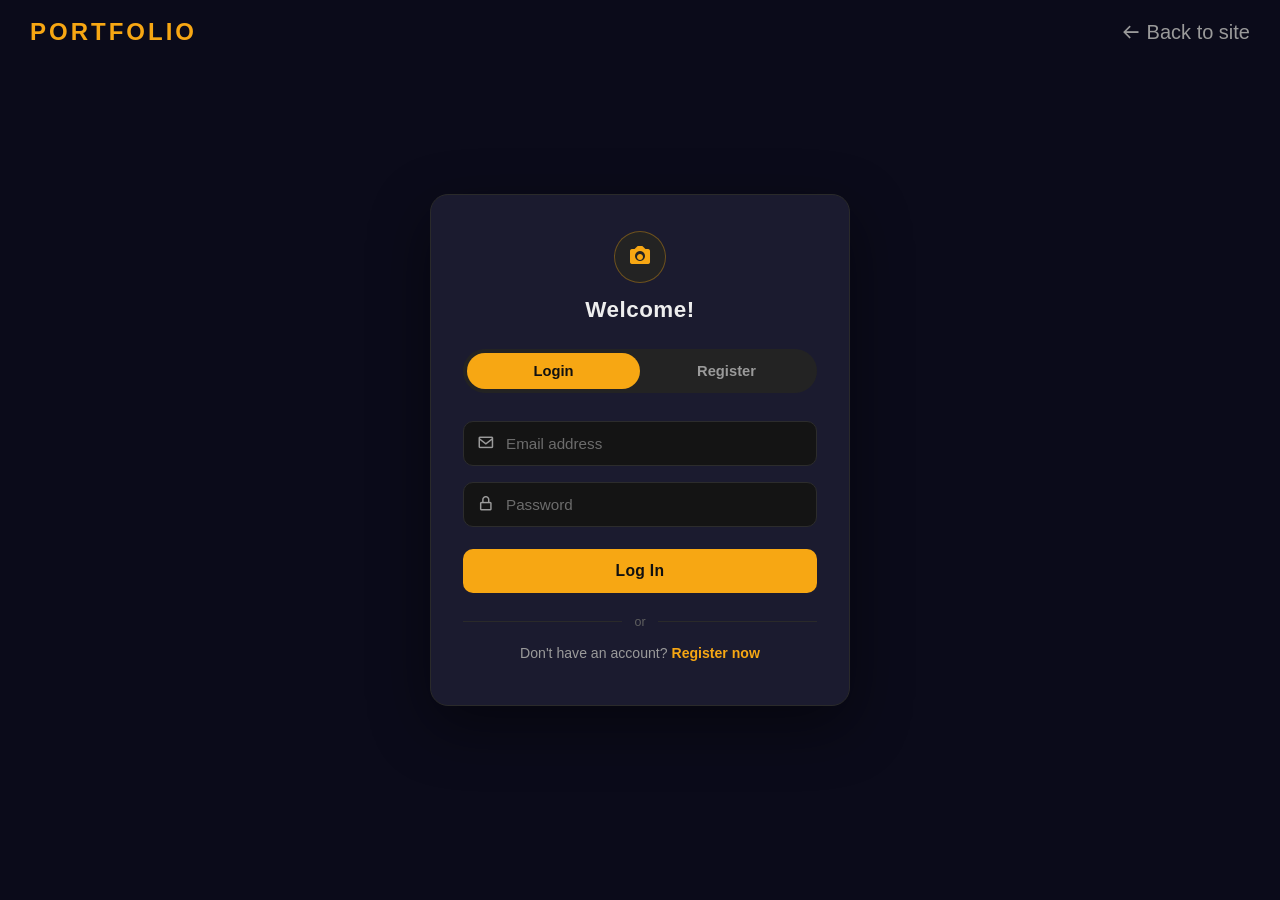
<file: login.html>
<!DOCTYPE html>
<html lang="en">

<head>
  <meta charset="UTF-8">
  <meta name="viewport" content="width=device-width, initial-scale=1.0">
  <title>P o r t f o l i o | Login</title>
  <link type="img/jpeg" href="images/cam.jpeg" rel="icon">
  <link href='https://unpkg.com/boxicons@2.1.4/css/boxicons.min.css' rel='stylesheet'>

  <style>
    :root {
      --active: rgb(247, 167, 19);
      /* same accent role as the portfolio's var(--active) */
      --bg: #0e0e0e;
      --panel: #1b1b2f;
      --panel-soft: #232323;
      --text: #eee;
      --muted: #9a9a9a;
      --error: #ff6b6b;
    }

    * {
      box-sizing: border-box;
    }

    body {
      margin: 0;
      min-height: 100vh;
      background: #0b0b1a;
      color: var(--text);
      font-family: 'Segoe UI', Roboto, Helvetica, Arial, sans-serif;
      display: flex;
      align-items: center;
      justify-content: center;
      padding: 40px 16px;
    }

    header.mini {
      position: fixed;
      top: 0;
      left: 0;
      right: 0;
      display: flex;
      align-items: center;
      justify-content: space-between;
      padding: 18px 30px;
    }

    header.mini .logo {
      color: var(--active);
      text-decoration: none;
      font-weight: 700;
      letter-spacing: 3px;
      font-size: 24px;
    }

    header.mini a.back {
      color: var(--muted);
      text-decoration: none;
      font-size: 20px;
      display: flex;
      align-items: center;
      gap: 6px;
      transition: color .25s ease;
    }

    header.mini a.back:hover {
      color: var(--active);
    }

    .auth-wrap {
      width: 100%;
      max-width: 420px;
    }

    .auth-card {
      background: var(--panel);
      border: 1px solid #2a2a2a;
      border-radius: 18px;
      padding: 36px 32px 30px;
      box-shadow: 0 20px 60px rgba(0, 0, 0, 0.45);
    }

    .auth-head {
      text-align: center;
      margin-bottom: 26px;
    }

    .auth-head .icon-badge {
      width: 52px;
      height: 52px;
      margin: 0 auto 14px;
      border-radius: 50%;
      background: var(--panel-soft);
      border: 1px solid rgba(247, 167, 19, 0.35);
      display: flex;
      align-items: center;
      justify-content: center;
      color: var(--active);
      font-size: 1.5rem;
    }

    .auth-head h1 {
      font-size: 1.4rem;
      margin: 0 0 6px;
      letter-spacing: 0.5px;
    }

    .auth-head p {
      margin: 0;
      color: var(--muted);
      font-size: 0.88rem;
    }

    /* Toggle */
    .auth-toggle {
      display: flex;
      background: var(--panel-soft);
      border-radius: 30px;
      padding: 4px;
      margin-bottom: 28px;
      position: relative;
    }

    .auth-toggle button {
      flex: 1;
      border: none;
      background: transparent;
      color: var(--muted);
      padding: 10px 0;
      font-size: 0.92rem;
      font-weight: 600;
      border-radius: 26px;
      cursor: pointer;
      z-index: 1;
      transition: color .3s ease;
    }

    .auth-toggle button.active {
      color: #111;
    }

    .auth-toggle .slider {
      position: absolute;
      top: 4px;
      left: 4px;
      width: calc(50% - 4px);
      height: calc(100% - 8px);
      background: var(--active);
      border-radius: 26px;
      transition: transform .35s cubic-bezier(.65, 0, .35, 1);
    }

    .auth-toggle.register .slider {
      transform: translateX(100%);
    }

    /* Fields */
    form {
      display: flex;
      flex-direction: column;
      gap: 16px;
    }

    .field {
      position: relative;
    }

    .field input {
      width: 100%;
      padding: 13px 14px 13px 42px;
      background: #141414;
      border: 1px solid #2c2c2c;
      border-radius: 10px;
      color: var(--text);
      font-size: 0.95rem;
      outline: none;
      transition: border-color .25s ease, background .25s ease;
    }

    .field input::placeholder {
      color: #6c6c6c;
    }

    .field input:focus {
      border-color: var(--active);
      background: #171717;
    }

    .field i {
      position: absolute;
      left: 14px;
      top: 50%;
      transform: translateY(-50%);
      color: var(--muted);
      font-size: 1.1rem;
      pointer-events: none;
      transition: color .25s ease;
    }

    .field input:focus+i {
      color: var(--active);
    }

    .field.hidden-field {
      display: none;
    }

    .field small.err {
      display: none;
      color: var(--error);
      font-size: 0.76rem;
      margin-top: 4px;
      padding-left: 2px;
    }

    .field.invalid input {
      border-color: var(--error);
    }

    .field.invalid small.err {
      display: block;
    }

    .row-extra {
      display: flex;
      justify-content: space-between;
      align-items: center;
      font-size: 0.82rem;
      color: var(--muted);
      margin-top: -4px;
    }

    .row-extra a {
      color: var(--active);
      text-decoration: none;
    }

    .row-extra a:hover {
      text-decoration: underline;
    }


    button.submit-btn {
      margin-top: 6px;
      padding: 13px 0;
      border: none;
      border-radius: 10px;
      background: var(--active);
      color: #111;
      font-weight: 700;
      font-size: 0.98rem;
      letter-spacing: 0.3px;
      cursor: pointer;
      transition: transform .18s ease, box-shadow .18s ease, background .25s ease;
    }

    button.submit-btn:hover {
      transform: translateY(-2px);
      box-shadow: 0 10px 22px rgba(232, 172, 61, 0.25);
    }

    button.submit-btn:active {
      transform: translateY(0);
    }

    .divider {
      display: flex;
      align-items: center;
      gap: 12px;
      color: #5f5f5f;
      font-size: 0.78rem;
      margin: 22px 0 16px;
    }

    .divider::before,
    .divider::after {
      content: "";
      flex: 1;
      height: 1px;
      background: #2a2a2a;
    }

    .switch-line {
      text-align: center;
      font-size: 0.88rem;
      color: var(--muted);
    }

    .switch-line span {
      color: var(--active);
      cursor: pointer;
      font-weight: 600;
    }

    .status-msg {
      text-align: center;
      font-size: 0.85rem;
      padding: 10px 12px;
      border-radius: 8px;
      margin-bottom: 16px;
      display: none;
    }

    .status-msg.show {
      display: block;
    }

    .status-msg.success {
      background: rgba(90, 200, 110, 0.12);
      color: #7fdc93;
      border: 1px solid rgba(90, 200, 110, 0.3);
    }

    @media (max-width:480px) {
      .auth-card {
        padding: 28px 20px 24px;
        border-radius: 14px;
      }

      header.mini {
        padding: 14px 18px;
      }
    }
  </style>
</head>

<body>

  <header class="mini">
    <a href="index.html" class="logo">PORTFOLIO</a>
    <a href="index.html" class="back"><i class='bx bx-arrow-back'></i> Back to site</a>
  </header>

  <div class="auth-wrap">
    <div class="auth-card">

      <div class="auth-head">
        <div class="icon-badge"><i class='bx bxs-camera'></i></div>
        <h1 id="formTitle">Welcome!</h1>

      </div>

      <div class="auth-toggle" id="authToggle">
        <span class="slider"></span>
        <button type="button" class="active" data-mode="login">Login</button>
        <button type="button" data-mode="register">Register</button>
      </div>

      <div class="status-msg success" id="statusMsg"></div>

      <form id="authForm" novalidate>

        <div class="field hidden-field" id="field-name">
          <input type="text" id="name" placeholder="Full name" autocomplete="name">
          <i class='bx bx-user'></i>
          <small class="err">Please enter your name.</small>
        </div>

        <div class="field" id="field-email">
          <input type="email" id="email" placeholder="Email address" autocomplete="email">
          <i class='bx bx-envelope'></i>
          <small class="err">Please enter a valid email.</small>
        </div>

        <div class="field hidden-field" id="field-phone">
          <input type="tel" id="phone" placeholder="Phone number" autocomplete="tel">
          <i class='bx bx-phone'></i>
          <small class="err">Please enter a valid phone number.</small>
        </div>

        <div class="field" id="field-password">
          <input type="password" id="password" placeholder="Password" autocomplete="current-password">
          <i class='bx bx-lock-alt'></i>
          <small class="err">Password must be at least 6 characters.</small>
        </div>


        <button type="submit" class="submit-btn" id="submitBtn">Log In</button>
      </form>

      <div class="divider">or</div>

      <p class="switch-line" id="switchLine">
        Don't have an account? <span id="switchLink">Register now</span>
      </p>

    </div>
  </div>

  <script>
    const toggle = document.getElementById('authToggle');
    const toggleBtns = toggle.querySelectorAll('button');
    const nameField = document.getElementById('field-name');
    const phoneField = document.getElementById('field-phone');
    const loginExtra = document.getElementById('loginExtra');
    const formTitle = document.getElementById('formTitle');
    const formSub = document.getElementById('formSubtitle');
    const submitBtn = document.getElementById('submitBtn');
    const switchLine = document.getElementById('switchLine');
    const switchLink = document.getElementById('switchLink');
    const form = document.getElementById('authForm');
    const statusMsg = document.getElementById('statusMsg');

    function setMode(mode) {
      toggleBtns.forEach(b => b.classList.toggle('active', b.dataset.mode === mode));
      toggle.classList.toggle('register', mode === 'register');
      statusMsg.classList.remove('show');

      document.querySelectorAll('.field').forEach(f => f.classList.remove('invalid'));

      if (mode === 'register') {
        nameField.classList.remove('hidden-field');
        phoneField.classList.remove('hidden-field');
        loginExtra.style.display = 'none';
        formTitle.textContent = 'Create Account';
        formSub.textContent = 'Register to book and track your photography sessions';
        submitBtn.textContent = 'Register';
        switchLine.innerHTML = 'Already have an account? <span id="switchLink">Log in</span>';
      } else {
        nameField.classList.add('hidden-field');
        phoneField.classList.add('hidden-field');
        loginExtra.style.display = 'flex';
        formTitle.textContent = 'Welcome Back';
        formSub.textContent = 'Log in to manage your photography sessions';
        submitBtn.textContent = 'Log In';
        switchLine.innerHTML = "Don't have an account? <span id=\"switchLink\">Register now</span>";
      }
      bindSwitchLink();
      form.reset();
    }

    function bindSwitchLink() {
      const link = document.getElementById('switchLink');
      link.addEventListener('click', () => {
        const current = toggle.querySelector('button.active').dataset.mode;
        setMode(current === 'login' ? 'register' : 'login');
      });
    }
    bindSwitchLink();

    toggleBtns.forEach(btn => {
      btn.addEventListener('click', () => setMode(btn.dataset.mode));
    });

    form.addEventListener('submit', async (e) => {

      e.preventDefault();

      const mode = toggle.querySelector('button.active').dataset.mode;
      let valid = true;

      function check(id, condition) {
        const field = document.getElementById('field-' + id);

        if (field.classList.contains('hidden-field')) return;

        if (!condition) {
          field.classList.add('invalid');
          valid = false;
        } else {
          field.classList.remove('invalid');
        }
      }

      const name = document.getElementById("name").value.trim();
      const email = document.getElementById("email").value.trim();
      const phone = document.getElementById("phone").value.trim();
      const password = document.getElementById("password").value;

      if (mode === "register")
        check("name", name.length > 1);

      check("email", /^[^\s@]+@[^\s@]+\.[^\s@]+$/.test(email));

      if (mode === "register")
        check("phone", /^[0-9+\-\s]{7,15}$/.test(phone));

      check("password", password.length >= 6);

      if (!valid) return;

      try {

        if (mode === "register") {

          const response = await fetch("http://localhost:8080/users/register", {

            method: "POST",

            headers: {
              "Content-Type": "application/json"
            },

            body: JSON.stringify({

              name: name,
              email: email,
              phone: phone,
              password: password

            })

          });

          const message = await response.text();

          alert("registration successful,please login to continue");

          if (response.ok) {

            setMode("login");

          }

        }
        else {

          const response = await fetch("http://localhost:8080/users/login", {

            method: "POST",

            headers: {
              "Content-Type": "application/json"
            },

            body: JSON.stringify({

              email: email,
              password: password

            })

          });

          if (response.ok) {
            const user = await response.json();
            localStorage.setItem("userId", user.id);
            localStorage.setItem("userName", user.name);
            localStorage.setItem("userEmail", user.email);
            localStorage.setItem("userPhone", user.phone);
            localStorage.setItem("role", user.role);
            alert("login successful");
            if (user.role === "ADMIN") {
              window.location.href = "admin.html";
            }
            else {
              window.location.href = "session.html";
            }

          }
          else {
            const error = await response.text();
            alert("Login Failed");
          }
        }
      }


      catch (error) {

        

        console.error(error);

      }
    }

    );


  </script>

</body>

</html>
</file>
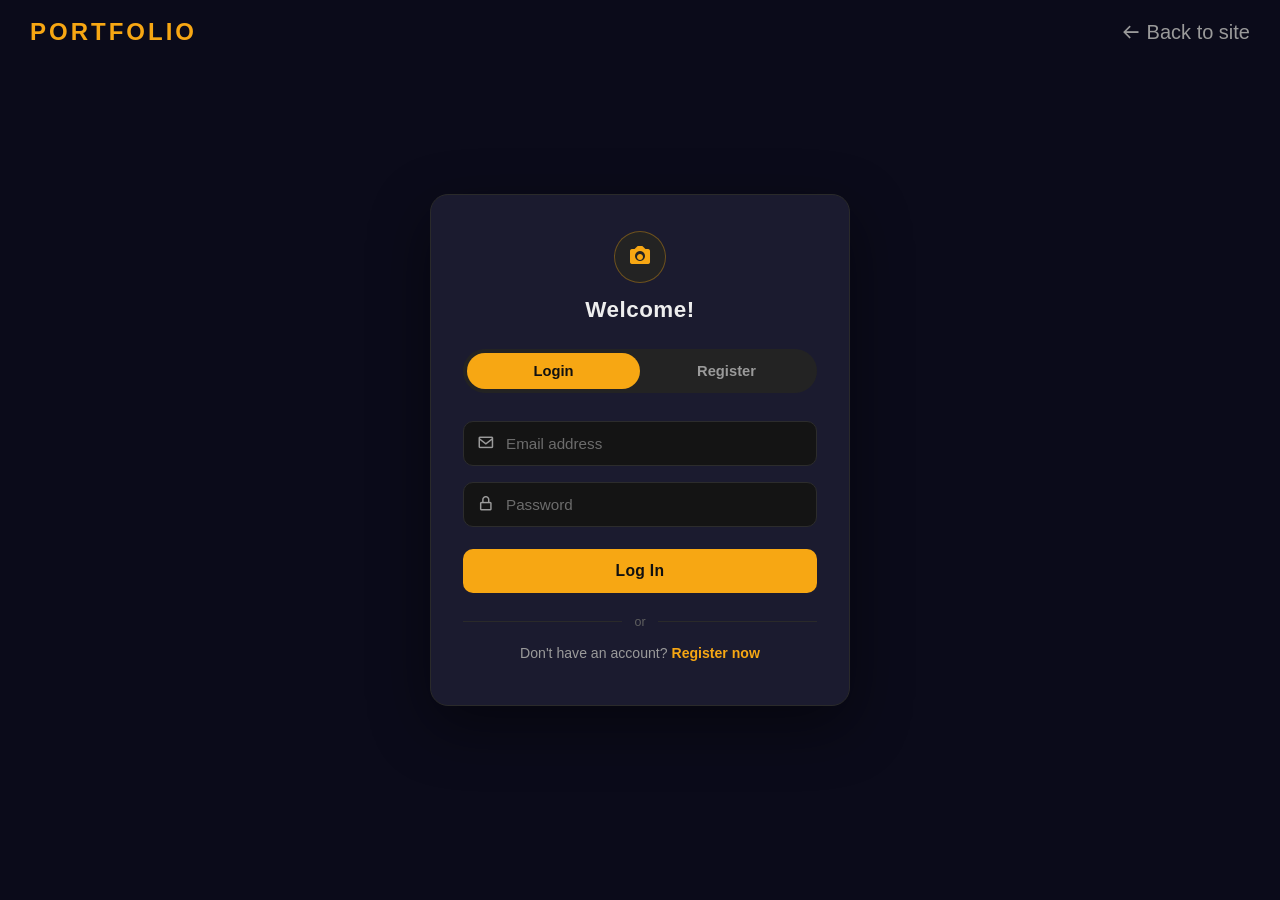
<file: my-bookings.html>
<!DOCTYPE html>
<html lang="en">
<head>
    <meta charset="UTF-8">
    <meta name="viewport" content="width=device-width, initial-scale=1.0">
    <title>My Bookings</title>
    

    <link rel="stylesheet" href="css/my-bookings.css">
   

    <link href="https://fonts.googleapis.com/css2?family=Poppins:wght@300;400;500;600;700&display=swap" rel="stylesheet">
</head>

<body>

<div class="container">

    <div class="header">

        <h1>📷 My Bookings</h1>

        <a href="index.html" class="back-btn">
            ← Back to Home
        </a>

    </div>

    <div class="table-container">

        <table>

            <thead>

                <tr>

                    <th>ID</th>
                    <th>Session</th>
                    <th>Date</th>
                    <th>Location</th>
                    <th>Status</th>

                </tr>

            </thead>

            <tbody id="bookingTableBody">

            </tbody>

        </table>

    </div>

</div>

<script src="js/my-bookings.js"></script>

</body>
</html>
</file>
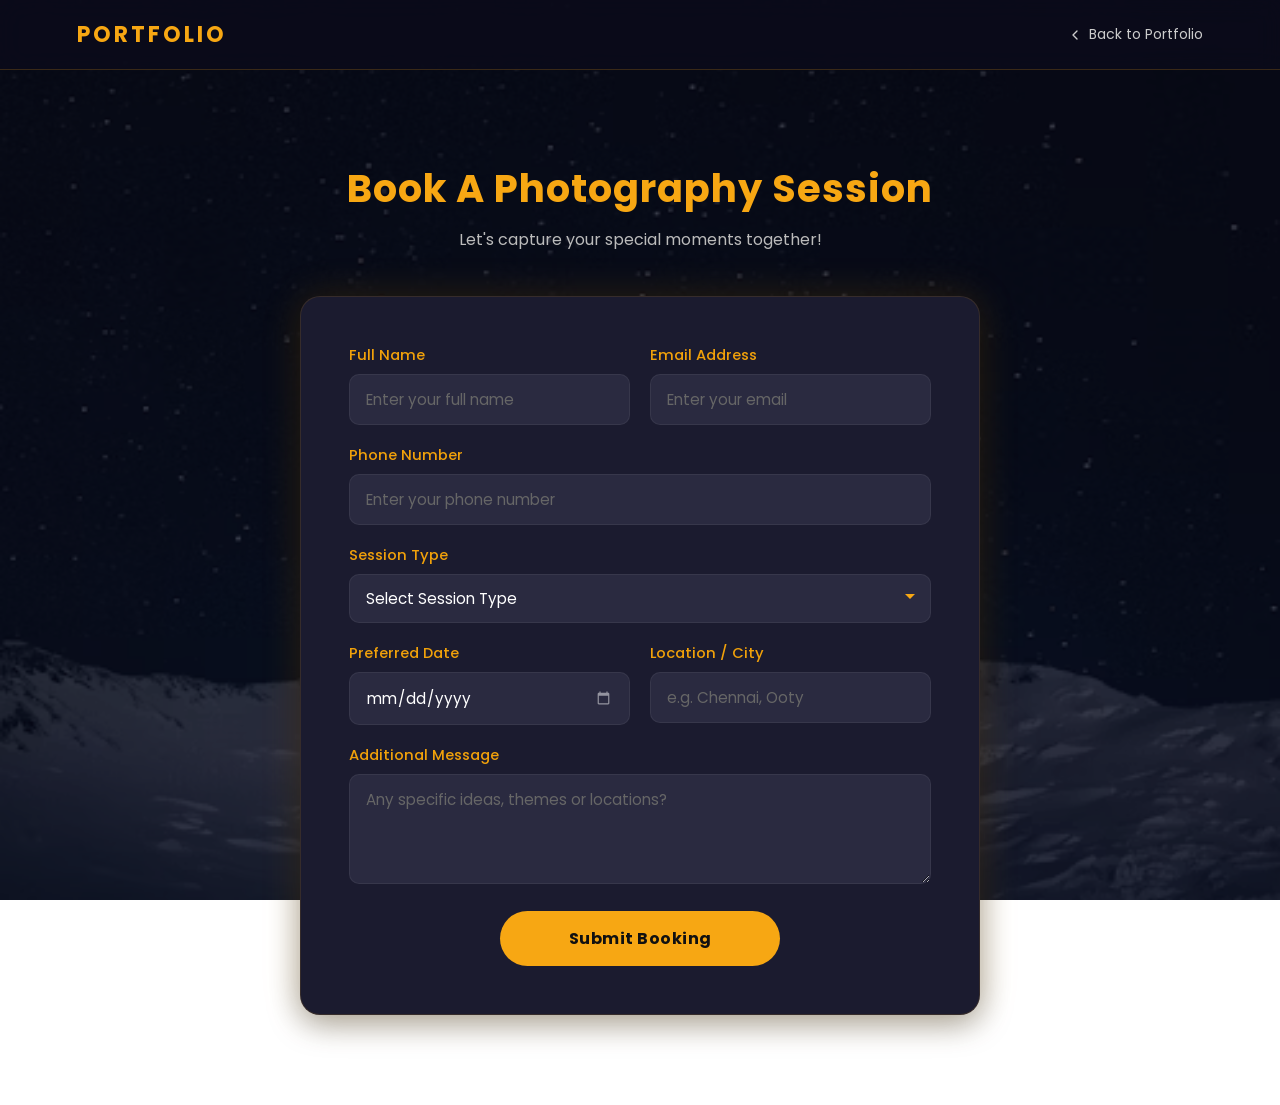
<file: session.html>
<!DOCTYPE html>
<html lang="en">
<head>
  <meta charset="UTF-8">
  <meta name="viewport" content="width=device-width, initial-scale=1.0">
  <title>Book A Session</title>
  <link type="img/jpeg" href="images/cam.jpeg" rel="icon">
  <link href="https://fonts.googleapis.com/css2?family=Poppins:wght@300;400;500;600;700&display=swap" rel="stylesheet">
  <style>
    *, *::before, *::after {
      font-family: "Poppins", sans-serif;
      margin: 0;
      padding: 0;
      box-sizing: border-box;
    }

    :root {
      --active:      rgb(247, 167, 19);
      --active-dark: rgb(241, 161, 10);
      --white:       #ffffff;
      --bg-dark:     #0b0b1a;
      --card-bg:     #1b1b2f;
      --input-bg:    #2a2a40;
    }

    html { scroll-behavior: smooth; }

    body {
      min-height: 100vh;
      background-image: url('./images/form1.jpeg');
      background-size: cover;
      background-position: center;
      background-attachment: fixed;
      display: flex;
      flex-direction: column;
    }

    /* Dark overlay so the bg image doesn't fight the form */
    body::before {
      content: "";
      position: fixed;
      inset: 0;
      background: rgba(8, 8, 20, 0.72);
      z-index: 0;
    }

    /* ===== HEADER / BACK LINK ===== */
    .site-header {
      position: relative;
      z-index: 10;
      display: flex;
      align-items: center;
      justify-content: space-between;
      padding: 18px 6%;
      background: rgba(11, 11, 26, 0.85);
      backdrop-filter: blur(12px);
      border-bottom: 1px solid rgba(247, 167, 19, 0.2);
    }

    .site-header .logo {
      font-size: 22px;
      font-weight: 700;
      letter-spacing: 3px;
      text-transform: uppercase;
      color: var(--active);
      text-decoration: none;
    }

    .back-link {
      color: #ccc;
      text-decoration: none;
      font-size: 14px;
      display: flex;
      align-items: center;
      gap: 6px;
      transition: color 0.3s;
    }
    .back-link:hover { color: var(--active); }
    .back-link svg {
      width: 16px; height: 16px;
      stroke: currentColor;
      fill: none;
      stroke-width: 2;
      stroke-linecap: round;
      stroke-linejoin: round;
    }

    /* ===== MAIN BOOKING SECTION ===== */
    .booking-section {
      position: relative;
      z-index: 1;
      flex: 1;
      padding: clamp(40px, 8vw, 90px) 6%;
      color: var(--white);
      text-align: center;
    }

    .booking-section h2 {
      font-size: clamp(1.6rem, 4vw, 2.4rem);
      color: var(--active);
      margin-bottom: 10px;
      letter-spacing: 1px;
    }

    .booking-subtitle {
      color: #bbb;
      font-size: clamp(0.9rem, 2vw, 1rem);
      margin-bottom: clamp(24px, 5vw, 44px);
    }

    /* ===== FORM CARD ===== */
    .booking-form {
      max-width: 680px;
      margin: 0 auto;
      background: var(--card-bg);
      padding: clamp(24px, 5vw, 48px);
      border-radius: 20px;
      box-shadow: 0 0 40px rgba(255, 165, 0, 0.15), 0 8px 32px rgba(0,0,0,0.4);
      border: 1px solid rgba(247, 167, 19, 0.12);
      text-align: left;
    }

    /* Two-column grid for name + email on wider screens */
    .form-grid {
      display: grid;
      grid-template-columns: 1fr 1fr;
      gap: 0 20px;
    }

    .form-group {
      margin-bottom: 20px;
    }

    .form-group label {
      display: block;
      margin-bottom: 8px;
      color: var(--active-dark);
      font-weight: 500;
      font-size: 0.92rem;
    }

    .form-group input,
    .form-group select,
    .form-group textarea {
      width: 100%;
      padding: 13px 16px;
      border-radius: 10px;
      border: 1px solid rgba(255,255,255,0.06);
      outline: none;
      background: var(--input-bg);
      color: var(--white);
      font-size: 0.95rem;
      transition: box-shadow 0.3s ease, border-color 0.3s ease, transform 0.25s ease;
      -webkit-appearance: none;
      appearance: none;
    }

    .form-group input::placeholder,
    .form-group textarea::placeholder {
      color: #666;
    }

    /* Colour the date picker icon white on Chrome */
    .form-group input[type="date"]::-webkit-calendar-picker-indicator {
      filter: invert(1) opacity(0.5);
      cursor: pointer;
    }

    /* Style the select arrow */
    .select-wrap {
      position: relative;
    }
    .select-wrap::after {
      content: "";
      pointer-events: none;
      position: absolute;
      right: 16px;
      top: 50%;
      transform: translateY(-50%);
      border: 5px solid transparent;
      border-top-color: var(--active);
    }
    .select-wrap select {
      padding-right: 38px;
      cursor: pointer;
    }
    .select-wrap select option { background: #1b1b2f; }

    .form-group input:focus,
    .form-group select:focus,
    .form-group textarea:focus {
      border-color: rgba(247, 167, 19, 0.5);
      box-shadow: 0 0 12px rgba(247, 167, 19, 0.25);
      transform: scale(1.01);
    }

    .form-group textarea { resize: vertical; min-height: 110px; }

    /* ===== SUBMIT BUTTON ===== */
    .btn-wrap {
      text-align: center;
      margin-top: 8px;
    }

    .book-btn {
      background-color: var(--active);
      color: #111;
      border: none;
      padding: 15px 48px;
      border-radius: 50px;
      cursor: pointer;
      font-weight: 700;
      font-size: 1rem;
      letter-spacing: 0.5px;
      transition: all 0.3s ease;
      position: relative;
      overflow: hidden;
      width: 100%;
      max-width: 280px;
    }

    .book-btn::before {
      content: "";
      position: absolute;
      inset: -5px;
      background: var(--active);
      border-radius: 50px;
      filter: blur(14px);
      opacity: 0;
      transition: opacity 0.3s;
      z-index: -1;
    }
    .book-btn:hover::before { opacity: 0.7; }
    .book-btn:hover {
      background-color: var(--white);
      color: var(--active);
      box-shadow: 0 0 18px rgba(247, 167, 19, 0.45);
    }
    .book-btn:active { transform: scale(0.97); }

    /* ===== SUCCESS TOAST ===== */
    .toast {
      display: none;
      position: fixed;
      bottom: 30px;
      left: 50%;
      transform: translateX(-50%) translateY(20px);
      background: var(--active);
      color: #111;
      padding: 14px 32px;
      border-radius: 50px;
      font-weight: 600;
      font-size: 0.95rem;
      z-index: 9999;
      box-shadow: 0 4px 20px rgba(0,0,0,0.3);
      opacity: 0;
      transition: opacity 0.4s ease, transform 0.4s ease;
      white-space: nowrap;
      max-width: 90vw;
      text-align: center;
    }
    .toast.show {
      display: block;
      opacity: 1;
      transform: translateX(-50%) translateY(0);
    }

    /* ===== TABLET ≤ 768px ===== */
    @media (max-width: 768px) {
      .form-grid {
        grid-template-columns: 1fr;
      }
      .booking-form {
        border-radius: 16px;
      }
    }

    /* ===== SMALL PHONES ≤ 480px ===== */
    @media (max-width: 480px) {
      .site-header { padding: 14px 5%; }
      .site-header .logo { font-size: 18px; letter-spacing: 2px; }
      .booking-section { padding: 30px 4%; }
      .booking-form { border-radius: 14px; }
      .book-btn { max-width: 100%; padding: 14px 30px; }
    }
  </style>
</head>
<body>

  <!-- Header -->
  <header class="site-header">
    <a href="index.html" class="logo">Portfolio</a>
    <a href="index.html" class="back-link">
      <svg viewBox="0 0 24 24"><polyline points="15 18 9 12 15 6"/></svg>
      Back to Portfolio
    </a>
  </header>

  <!-- Booking Section -->
  <section id="booking" class="booking-section">
    <h2>Book A Photography Session</h2>
    <p class="booking-subtitle">Let's capture your special moments together!</p>

    <form class="booking-form" action="#" method="post" onsubmit="return submitForm(event)">

      <div class="form-grid">
        <div class="form-group">
          <label for="name">Full Name</label>
          <input type="text" id="name" name="name" placeholder="Enter your full name" required>
        </div>
        <div class="form-group">
          <label for="email">Email Address</label>
          <input type="email" id="email" name="email" placeholder="Enter your email" required>
        </div>
      </div>

      <div class="form-group">
        <label for="phone">Phone Number</label>
        <input type="tel" id="phone" name="phone" placeholder="Enter your phone number">
      </div>

      <div class="form-group">
        <label for="session">Session Type</label>
        <div class="select-wrap">
          <select id="session" name="session" required>
            <option value="" disabled selected>Select Session Type</option>
            <option value="portrait">Portrait Photography</option>
            <option value="travel">Travel Photography</option>
            <option value="wildlife">Wildlife Photography</option>
            <option value="aerial">Aerial / Drone Photography</option>
            <option value="event">Event / Wedding Photography</option>
          </select>
        </div>
      </div>

      <div class="form-grid">
        <div class="form-group">
          <label for="date">Preferred Date</label>
          <input type="date" id="date" name="date" required>
        </div>
        <div class="form-group">
          <label for="location">Location / City</label>
          <input type="text" id="location" name="location" placeholder="e.g. Chennai, Ooty">
        </div>
      </div>

      <div class="form-group">
        <label for="message">Additional Message</label>
        <textarea id="message" name="message" placeholder="Any specific ideas, themes or locations?"></textarea>
      </div>

      <div class="btn-wrap">
        <button type="submit" class="book-btn">Submit Booking</button>
      </div>
      <div id="toast" class="toast">
         Booking submitted successfully!
     </div>

    </form>
  </section>

  <script>
    document.getElementById('name').value=localStorage.getItem("userName");
    document.getElementById("email").value=localStorage.getItem("userEmail");
    document.getElementById("phone").value=localStorage.getItem("userPhone");
    async function submitForm(e) {

    // Prevent the page from refreshing after form submission
    e.preventDefault();

    // Read values from the form
    const customerName = document.getElementById("name").value;
    const email = document.getElementById("email").value;
    const phone = document.getElementById("phone").value;
    const eventType = document.getElementById("session").value;
    const eventDate = document.getElementById("date").value;
    const eventLocation = document.getElementById("location").value;
    const message = document.getElementById("message").value;

    try {

        // Send booking data to Spring Boot
        const response = await fetch("http://localhost:8080/bookings", {

            // POST because we are creating a new booking
            method: "POST",

            // Tell Spring Boot that we are sending JSON data
            headers: {
                "Content-Type": "application/json"
            },

            // Convert JavaScript object into JSON
            body: JSON.stringify({

                customerName: customerName,
                email: email,
                phone: phone,
                eventType: eventType,
                eventDate: eventDate,
                eventLocation: eventLocation,
                message: message

            })

        });

        // Check whether the request was successful
        if (response.ok) {

            // Convert JSON response into JavaScript object
            const booking = await response.json();

            console.log(booking);

            // Get the toast element
            const toast = document.getElementById("toast");

            // Display success message
            toast.innerHTML = "Booking submitted successfully!";

            // Show the toast
            toast.classList.add("show");

            // Hide the toast after 4 seconds
            setTimeout(() => {

                toast.classList.remove("show");

            }, 4000);

            // Optional: Clear only the fields entered by the user
            document.getElementById("session").value = "";
            document.getElementById("date").value = "";
            document.getElementById("location").value = "";
            document.getElementById("message").value = "";

        } else {

            // Spring Boot returned an error (400, 404, 500, etc.)
            alert("Booking failed.");

        }

    } catch (error) {

        // This block executes if the request itself fails
        // Example: Spring Boot server is not running

        console.error(error);

        alert("Cannot connect to Spring Boot Server");

    }

}
    
      
  
  </script>
</body>
</html>
</file>
<file: css/my-bookings.css>
*{
    margin:0;
    padding:0;
    box-sizing:border-box;
}

body{

    font-family:'Poppins',sans-serif;

    background:linear-gradient(135deg,#f5f7fa,#dbeafe);

    min-height:100vh;

    padding:40px 20px;

}

.container{

    max-width:1200px;

    margin:auto;

}

.header{

    display:flex;

    justify-content:space-between;

    align-items:center;

    margin-bottom:35px;

    flex-wrap:wrap;

    gap:20px;

}

.header h1{

    color:#1f2937;

    font-size:34px;

}

.back-btn{

    text-decoration:none;

    background:#f59e0b;

    color:white;

    padding:12px 22px;

    border-radius:8px;

    font-weight:600;

    transition:.3s;

}

.back-btn:hover{

    background:#d97706;

}

.table-container{

    overflow-x:auto;

    background:white;

    border-radius:15px;

    box-shadow:0 15px 40px rgba(0,0,0,.1);

}

table{

    width:100%;

    border-collapse:collapse;

}

thead{

    background:#111827;

    color:white;

}

th{

    padding:18px;

    font-weight:600;

}

td{

    padding:18px;

    text-align:center;

    border-bottom:1px solid #eee;

}

tbody tr{

    transition:.3s;

}

tbody tr:hover{

    background:#f3f4f6;

}

.status{

    padding:8px 18px;

    border-radius:30px;

    font-weight:600;

    color:white;

}

.confirmed{

    background:#16a34a;

}

.pending{

    background:#f59e0b;

}

.rejected{

    background:#dc2626;

}

@media(max-width:768px){

.header{

    flex-direction:column;

    align-items:flex-start;

}

.header h1{

    font-size:28px;

}

th,td{

    padding:12px;

    font-size:14px;

}

.back-btn{

    width:100%;

    text-align:center;

}

}
</file>
